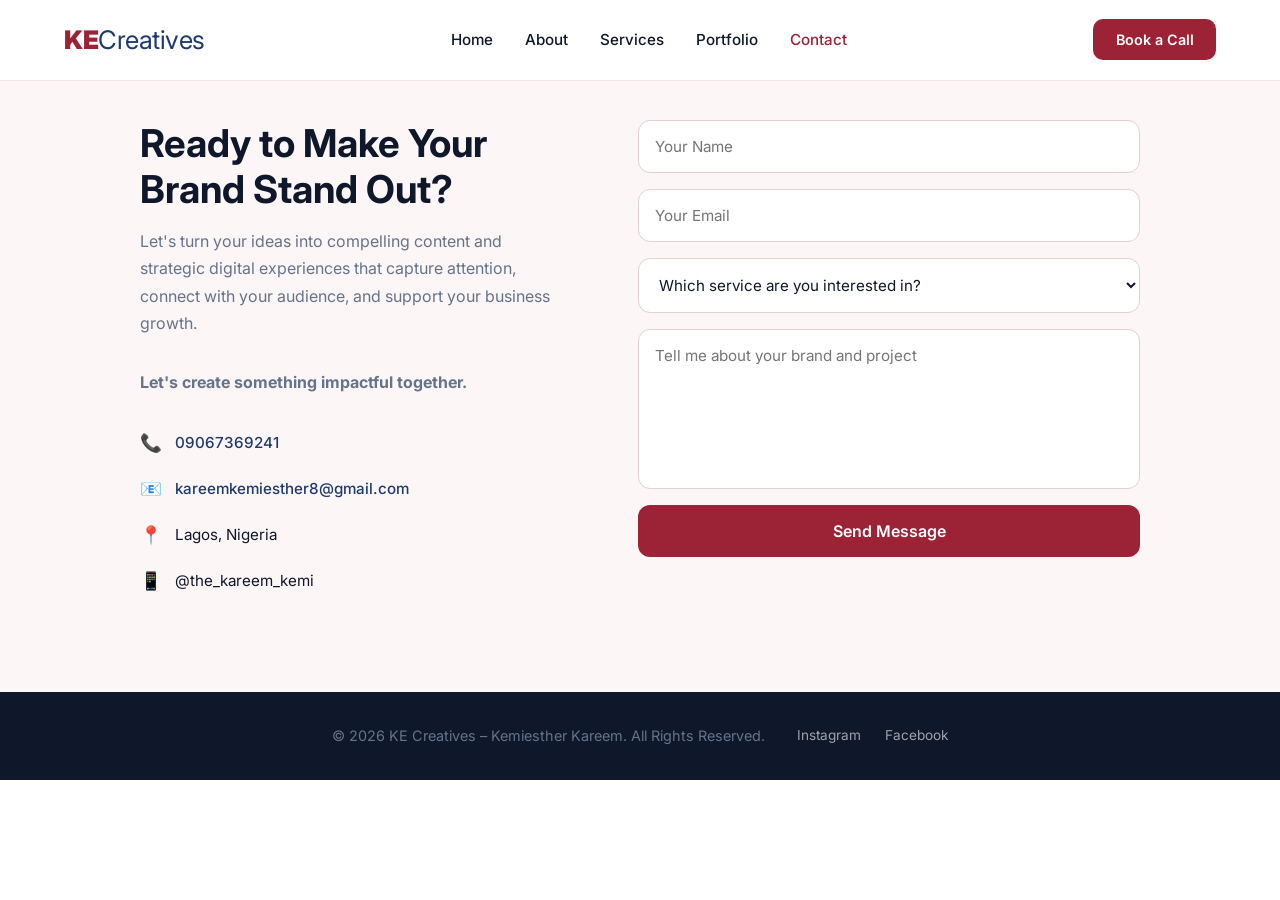
<file: contact.html>
<!DOCTYPE html>
<html lang="en">

<head>
    <meta charset="UTF-8">
    <meta name="viewport" content="width=device-width, initial-scale=1.0">
    <title>Contact – KE Creatives</title>
    <link rel="stylesheet" href="./ke-creatives.css">
</head>

<body>

    <!-- NAVBAR -->
    <nav>
        <div class="container nav-container">
            <div class="logo">KE<span>Creatives</span></div>
            <ul id="navLinks" class="sidebar">
                <li><a href="index.html">Home</a></li>
                <li><a href="about.html">About</a></li>
                <li><a href="services.html">Services</a></li>
                <li><a href="portfolio.html">Portfolio</a></li>
                <li><a href="contact.html" class="active">Contact</a></li>
            </ul>
            <div id="menuBtn">
                <button id="menuToggle">
                    <span></span>
                    <span></span>
                    <span></span>
                </button>
            </div>
            <div class="nav-actions">
                <a href="contact.html" class="nav-btn">Book a Call</a>
            </div>
        </div>
    </nav>

    <!-- CONTACT -->
    <section class="contact page-top" id="contact">
        <div class="contact-inner">
            <div class="contact-text">
                <h2>Ready to Make Your Brand Stand Out?</h2>
                <p>Let's turn your ideas into compelling content and strategic digital experiences that capture attention, connect with your audience, and support your business growth.
                </p>
                <p><b>Let's create something impactful together.</b></p>
                <div class="contact-details">
                    <div><span>📞</span> <a href="tel:09067369241">09067369241</a></div>
                    <div><span>📧</span> <a href="mailto:kareemkemiesther8@gmail.com">kareemkemiesther8@gmail.com</a>
                    </div>
                    <div><span>📍</span> Lagos, Nigeria</div>
                    <div><span>📱</span> @the_kareem_kemi</div>
                </div>
            </div>

            <form action="https://formsubmit.co/kareemkemiesther8@gmail.com" method="POST">
                <input type="text" name="name" placeholder="Your Name" required>
                <input type="email" name="email" placeholder="Your Email" required>
                <select name="service">
                    <option value="" disabled selected>Which service are you interested in?</option>
                    <option>Social Media Management</option>
                    <option>Video Editing</option>
                    <option>Graphic Design / Flyers</option>
                    <option>Logo & Brand Identity</option>
                    <option>Full Branding Package</option>
                    <option>Other / Not Sure Yet</option>
                </select>
                <textarea name="message" placeholder="Tell me about your brand and project" required></textarea>
                <input type="hidden" name="_subject" value="New Inquiry – KE Creatives Portfolio">
                <input type="hidden" name="_next" value="">
                <input type="hidden" name="_captcha" value="false">
                <button type="submit">Send Message</button>
                <input type="hidden" name="_next" value="https://YOUR-SITE.netlify.app/thank-you.html">
            </form>
        </div>
    </section>

    <footer>
        <p>© 2026 KE Creatives – Kemiesther Kareem. All Rights Reserved.</p>
        <div class="footer-links">
            <a href="https://instagram.com/the_kareem_kemi" target="_blank">Instagram</a>
            <a href="https://facebook.com/the_kareem_kemi" target="_blank">Facebook</a>
        </div>
    </footer>

    <script src="./ke-creatives.js"></script>
</body>

</html>
</file>
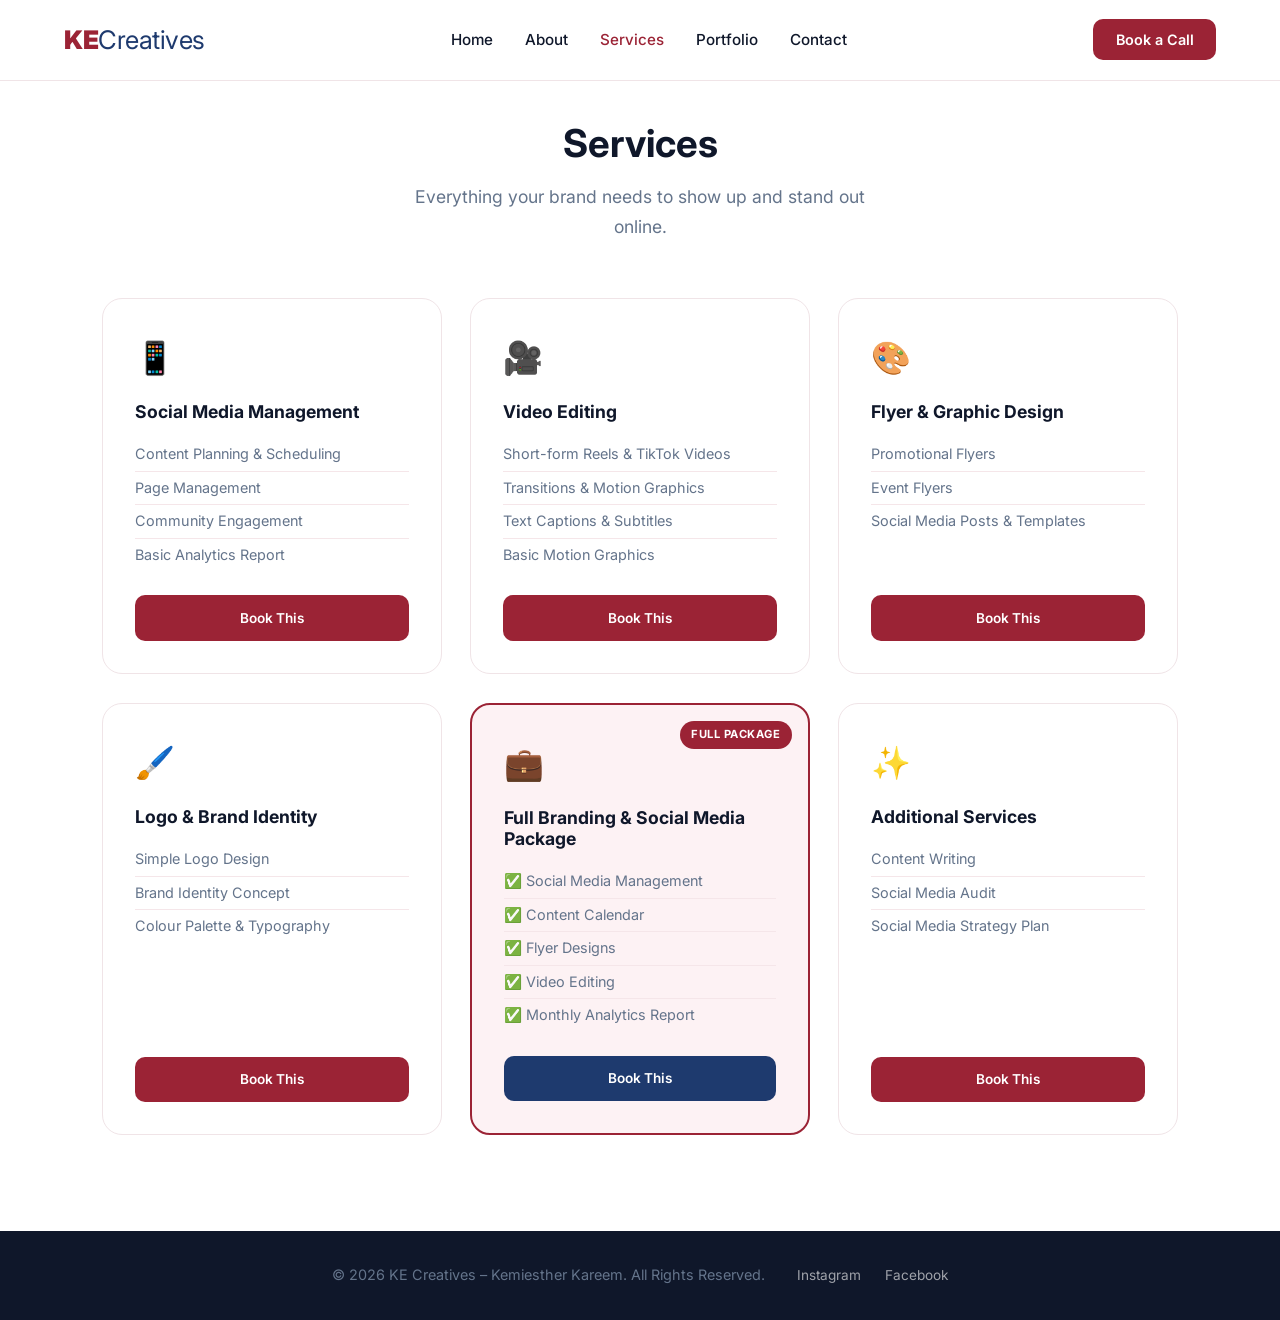
<file: services.html>
<!DOCTYPE html>
<html lang="en">
<head>
    <meta charset="UTF-8">
    <meta name="viewport" content="width=device-width, initial-scale=1.0">
    <title>Services – KE Creatives</title>
    <link rel="stylesheet" href="./ke-creatives.css">
</head>
<body>

    <!-- NAVBAR -->
    <nav>
        <div class="container nav-container">
            <div class="logo">KE<span>Creatives</span></div>
            <ul id="navLinks" class="sidebar">
                <li><a href="index.html">Home</a></li>
                <li><a href="about.html">About</a></li>
                <li><a href="services.html" class="active">Services</a></li>
                <li><a href="portfolio.html">Portfolio</a></li>
                <li><a href="contact.html">Contact</a></li>
            </ul>
            <div id="menuBtn">
                <button id="menuToggle">
                    <span></span>
                    <span></span>
                    <span></span>
                </button>
            </div>
            <div class="nav-actions">
                <a href="contact.html" class="nav-btn">Book a Call</a>
            </div>
        </div>
    </nav>

    <!-- SERVICES -->
    <section class="services page-top" id="services">
        <div class="section-header">
            <h2>Services </h2>
            <p>Everything your brand needs to show up and stand out online.</p>
        </div>

        <div class="services-grid">

            <div class="service-card">
                <div class="service-icon">📱</div>
                <h3>Social Media Management</h3>
                <ul>
                    <li>Content Planning & Scheduling</li>
                    <li>Page Management</li>
                    <li>Community Engagement</li>
                    <li>Basic Analytics Report</li>
                </ul>
                <a href="contact.html?service=Social Media Management" class="service-btn">Book This</a>
            </div>

            <div class="service-card">
                <div class="service-icon">🎥</div>
                <h3>Video Editing</h3>
                <ul>
                    <li>Short-form Reels & TikTok Videos</li>
                    <li>Transitions & Motion Graphics</li>
                    <li>Text Captions & Subtitles</li>
                    <li>Basic Motion Graphics</li>
                </ul>
                <a href="contact.html?service=Video Editing" class="service-btn">Book This</a>
            </div>

            <div class="service-card">
                <div class="service-icon">🎨</div>
                <h3>Flyer & Graphic Design</h3>
                <ul>
                    <li>Promotional Flyers</li>
                    <li>Event Flyers</li>
                    <li>Social Media Posts & Templates</li>
                </ul>
                <a href="contact.html?service=Graphic Design / Flyers" class="service-btn">Book This</a>
            </div>

            <div class="service-card">
                <div class="service-icon">🖌️</div>
                <h3>Logo & Brand Identity</h3>
                <ul>
                    <li>Simple Logo Design</li>
                    <li>Brand Identity Concept</li>
                    <li>Colour Palette & Typography</li>
                </ul>
                <a href="contact.html?service=Logo & Brand Identity" class="service-btn">Book This</a>
            </div>

            <div class="service-card featured">
                <div class="featured-badge">Full Package</div>
                <div class="service-icon">💼</div>
                <h3>Full Branding & Social Media Package</h3>
                <ul>
                    <li>✅ Social Media Management</li>
                    <li>✅ Content Calendar</li>
                    <li>✅ Flyer Designs</li>
                    <li>✅ Video Editing</li>
                    <li>✅ Monthly Analytics Report</li>
                </ul>
                <a href="contact.html?service=Full Branding Package" class="service-btn">Book This</a>
            </div>

            <div class="service-card">
                <div class="service-icon">✨</div>
                <h3>Additional Services</h3>
                <ul>
                    <li>Content Writing </li>
                    <li>Social Media Audit </li>
                    <li>Social Media Strategy Plan </li>
                </ul>
                <a href="contact.html?service=Other / Not Sure Yet" class="service-btn">Book This</a>
            </div>

        </div>
    </section>

    <footer>
        <p>© 2026 KE Creatives – Kemiesther Kareem. All Rights Reserved.</p>
        <div class="footer-links">
            <a href="https://instagram.com/the_kareem_kemi" target="_blank">Instagram</a>
            <a href="https://facebook.com/the_kareem_kemi" target="_blank">Facebook</a>
        </div>
    </footer>

    <script src="./ke-creatives.js"></script>
</body>
</html>
</file>
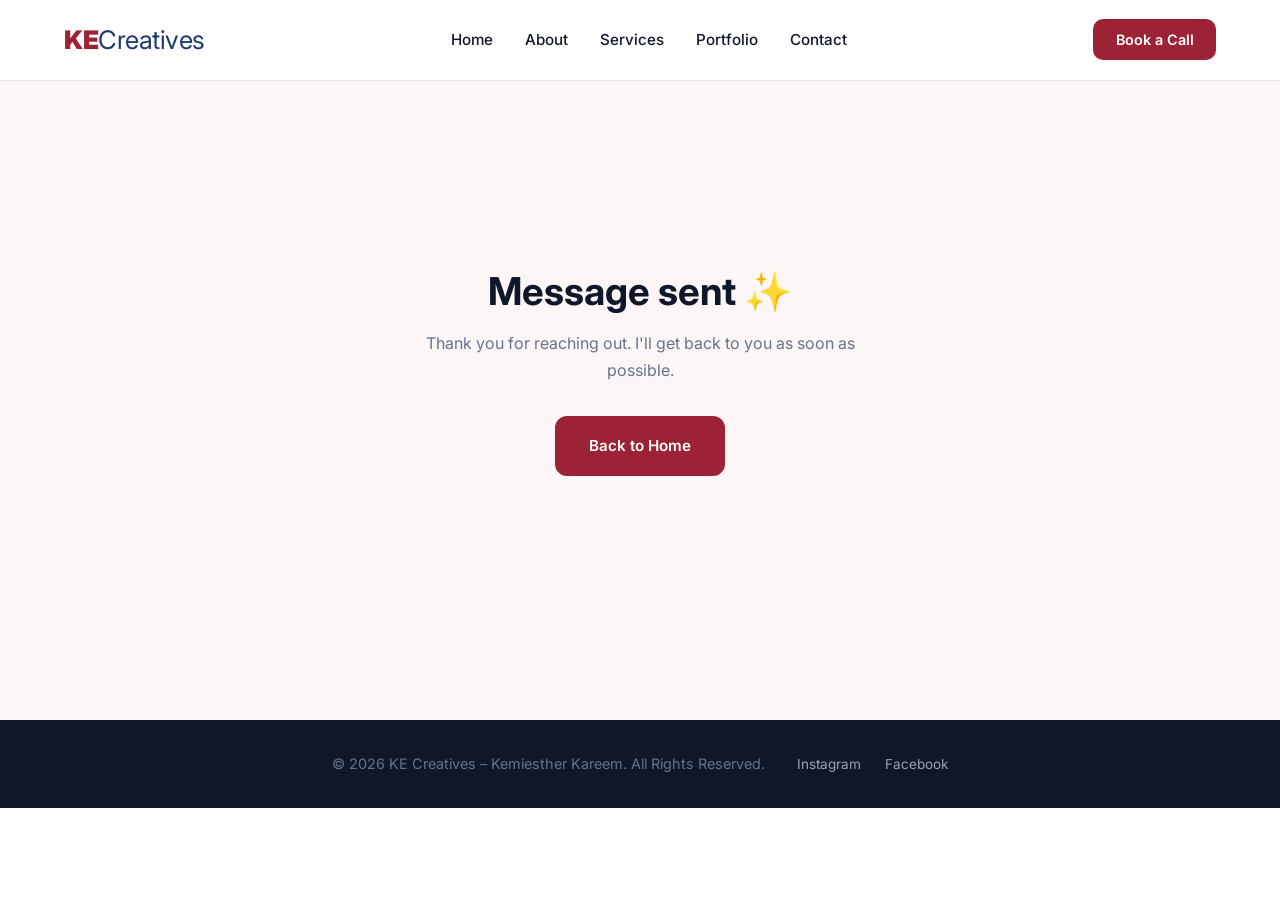
<file: thank-you.html>
<!DOCTYPE html>
<html lang="en">
<head>
    <meta charset="UTF-8">
    <meta name="viewport" content="width=device-width, initial-scale=1.0">
    <title>Thank You – KE Creatives</title>
    <link rel="stylesheet" href="./ke-creatives.css">
</head>
<body>

    <nav>
        <div class="container nav-container">
            <div class="logo">KE<span>Creatives</span></div>
            <ul id="navLinks" class="sidebar">
                <li><a href="index.html">Home</a></li>
                <li><a href="about.html">About</a></li>
                <li><a href="services.html">Services</a></li>
                <li><a href="portfolio.html">Portfolio</a></li>
                <li><a href="contact.html">Contact</a></li>
            </ul>
            <div id="menuBtn">
                <button id="menuToggle"><span></span><span></span><span></span></button>
            </div>
            <div class="nav-actions">
                <a href="contact.html" class="nav-btn">Book a Call</a>
            </div>
        </div>
    </nav>

    <section class="contact page-top" style="min-height: 80vh; display: flex; flex-direction: column; align-items: center; justify-content: center; text-align: center;">
        <h2>Message sent ✨</h2>
        <p style="max-width: 460px; margin-bottom: 2rem;">Thank you for reaching out. I'll get back to you as soon as possible.</p>
        <a href="index.html" class="btn-primary">Back to Home</a>
    </section>

    <footer>
        <p>© 2026 KE Creatives – Kemiesther Kareem. All Rights Reserved.</p>
        <div class="footer-links">
            <a href="https://instagram.com/the_kareem_kemi" target="_blank">Instagram</a>
            <a href="https://facebook.com/the_kareem_kemi" target="_blank">Facebook</a>
        </div>
    </footer>

    <script src="./ke-creatives.js"></script>
</body>
</html>
</file>
<file: ke-creatives.css>
@import url('https://fonts.googleapis.com/css2?family=Inter:wght@300;400;500;600;700;800;900&display=swap');


:root {
    --bg: #ffffff;
    --text: #0f172a;
    --muted: #64748b;
    --card: #f8fafc;

    /* Softened from pure dark red to a warm burgundy/rose */
    --primary: #9b2335;
    --primary-dark: #7a1928;
    --primary-light: #fdf2f4;
    --primary-mid: #c94057;

    /* Softened from deep blue to a rich navy/slate blue */
    --accent: #1e3a6e;
    --accent-mid: #2c5282;
    --accent-light: #ebf0fb;

    /* Blend: warm neutral with a rosy tint */
    --surface: #fdf6f7;
}


*, *::before, *::after {
    margin: 0;
    padding: 0;
    box-sizing: border-box;
    text-decoration: none;
    list-style: none;
}

html { scroll-behavior: smooth; }

body {
    font-family: 'Inter', sans-serif;
    background: var(--bg);
    color: var(--text);
    line-height: 1.7;
}

img { width: 100%; display: block; }
section { padding: 6rem 8%; }

h1, h2, h3, h4 { line-height: 1.2; }

h2 {
    font-size: 2.4rem;
    margin-bottom: 1rem;
}

p { color: var(--muted); }

.section-header {
    text-align: center;
    margin-bottom: 3.5rem;
}

.section-header p {
    font-size: 1.1rem;
    max-width: 500px;
    margin: auto;
}

/* =========================
   NAVBAR
========================= */
nav {
    width: 100%;
    position: fixed;
    top: 0;
    left: 0;
    background: rgba(255, 255, 255, 0.97);
    backdrop-filter: blur(12px);
    z-index: 1000;
    border-bottom: 1px solid #f0e4e7;
}

.nav-container {
    width: 90%;
    max-width: 1200px;
    margin: auto;
    height: 80px;
    display: flex;
    align-items: center;
    justify-content: space-between;
}

.logo {
    font-size: 1.6rem;
    font-weight: 900;
    color: var(--primary);
    letter-spacing: -0.5px;
}

.logo span {
    color: var(--accent);
    font-weight: 400;
}

nav ul {
    display: flex;
    gap: 2rem;
}

nav ul a {
    color: var(--text);
    font-weight: 500;
    font-size: 0.95rem;
    transition: color 0.3s;
}

nav ul a:hover,
nav ul a.active { color: var(--primary); }

/* First section on inner pages needs extra top space to clear the fixed navbar */
.page-top { padding-top: 120px; }

.nav-btn {
    background: var(--primary);
    color: white;
    padding: 0.75rem 1.4rem;
    border-radius: 10px;
    font-weight: 600;
    font-size: 0.9rem;
    transition: 0.3s;
}

.nav-btn:hover { background: var(--primary-dark); }

#menuBtn { display: none; }

#menuToggle {
    width: 40px;
    height: 40px;
    border: none;
    background: none;
    cursor: pointer;
    display: flex;
    flex-direction: column;
    justify-content: center;
    gap: 6px;
}

#menuToggle span {
    width: 28px;
    height: 3px;
    background: var(--text);
    border-radius: 10px;
    transition: all 0.3s ease;
}

#menuToggle.active span:nth-child(1) { transform: translateY(9px) rotate(45deg); }
#menuToggle.active span:nth-child(2) { opacity: 0; }
#menuToggle.active span:nth-child(3) { transform: translateY(-9px) rotate(-45deg); }

/* =========================
   HERO
========================= */
.hero {
    min-height: 100vh;
    display: grid;
    grid-template-columns: 1fr 1fr;
    gap: 4rem;
    align-items: center;
    padding-top: 120px;
    padding-left: 8%;
    padding-right: 8%;
}

.badge {
    display: inline-block;
    background: var(--primary-light);
    color: var(--primary);
    padding: 0.5rem 1rem;
    border-radius: 50px;
    font-size: 0.85rem;
    font-weight: 600;
    margin-bottom: 1.2rem;
}

.hero h1 {
    font-size: 3.6rem;
    margin-bottom: 1.2rem;
    color: var(--text);
    line-height: 1.1;
}

.hero h1 em {
    font-style: normal;
    color: var(--primary);
}

.hero-text > p {
    font-size: 1.1rem;
    max-width: 520px;
    margin-bottom: 1.5rem;
}

.hero-tags {
    display: flex;
    flex-wrap: wrap;
    gap: 0.5rem;
    margin-bottom: 2rem;
}

.hero-tags span {
    background: var(--accent-light);
    color: var(--accent);
    padding: 0.4rem 0.9rem;
    border-radius: 50px;
    font-size: 0.8rem;
    font-weight: 600;
}

.hero-btns {
    display: flex;
    gap: 1rem;
    margin-bottom: 2rem;
}

.btn-primary, .btn-secondary {
    padding: 0.95rem 2rem;
    border-radius: 12px;
    font-weight: 600;
    font-size: 0.95rem;
    transition: 0.3s;
    cursor: pointer;
}

.btn-primary {
    background: var(--primary);
    color: white;
    border: 2px solid var(--primary);
}

.btn-primary:hover { background: var(--primary-dark); border-color: var(--primary-dark); }

.btn-secondary {
    background: transparent;
    color: var(--accent);
    border: 2px solid var(--accent);
}

.btn-secondary:hover {
    background: var(--accent);
    color: white;
}

.social-links {
    display: flex;
    gap: 1.5rem;
}

.social-links a {
    color: var(--muted);
    font-size: 0.9rem;
    font-weight: 500;
    transition: color 0.3s;
}

.social-links a:hover { color: var(--primary); }

.hero-image {
    position: relative;
}

.hero-image img {
    border-radius: 30px;
    max-width: 480px;
    margin: auto;
    box-shadow: 0 30px 70px rgba(155, 35, 53, 0.15);
}

.hero-float {
    position: absolute;
    background: white;
    border-radius: 14px;
    padding: 0.8rem 1.2rem;
    box-shadow: 0 10px 30px rgba(0, 0, 0, 0.1);
    display: flex;
    flex-direction: column;
    align-items: center;
}

.hero-float strong {
    font-size: 1.3rem;
    font-weight: 800;
    color: var(--primary);
}

.hero-float span {
    font-size: 0.75rem;
    color: var(--muted);
    font-weight: 500;
}

.card-float-1 {
    bottom: 60px;
    left: -20px;
}

.card-float-2 {
    top: 60px;
    right: -10px;
}

/* =========================
   ABOUT
========================= */
.about {
    background: var(--surface);
}

.about-text h2 {
    text-align: left;
    margin-bottom: 1.2rem;
    color: var(--text);
}

.about-text p {
    margin-bottom: 1rem;
    font-size: 1.05rem;
}

.about-text strong { color: var(--primary); }

.about-cta {
    display: inline-block;
    margin-top: 1.8rem;
}

.about-inner {
    max-width: 1100px;
    margin: auto;
    display: grid;
    grid-template-columns: 5fr 7fr;
    gap: 4.5rem;
    align-items: start;
}

/* ---- Photo ---- */
.about-photo {
    position: sticky;
    top: 110px;
    width: 100%;
    max-width: 440px;
    margin: auto;
}

.photo-frame {
    position: relative;
    isolation: isolate;
}

.photo-frame::before {
    content: "";
    position: absolute;
    inset: 18px -18px -18px 18px;
    border: 2px solid var(--primary);
    border-radius: 30px;
    z-index: -1;
}

.photo-frame::after {
    content: "";
    position: absolute;
    width: 150px;
    height: 150px;
    top: -28px;
    left: -28px;
    background: var(--accent-light);
    border-radius: 50%;
    z-index: -2;
}

.photo-frame img {
    aspect-ratio: 4 / 5;
    object-fit: cover;
    border-radius: 30px;
    box-shadow: 0 30px 70px rgba(155, 35, 53, 0.18);
}

.photo-badge {
    position: absolute;
    bottom: -22px;
    left: -20px;
    background: white;
    padding: 0.9rem 1.3rem;
    border-radius: 16px;
    box-shadow: 0 12px 35px rgba(0, 0, 0, 0.12);
    display: flex;
    flex-direction: column;
    border-left: 4px solid var(--primary);
}

.photo-badge strong {
    font-size: 0.95rem;
    color: var(--text);
}

.photo-badge span {
    font-size: 0.78rem;
    color: var(--muted);
    font-weight: 500;
}

/* ---- Stats band ---- */
.about-stats {
    max-width: 1100px;
    margin: 5rem auto 0;
    padding: 2rem;
    display: grid;
    grid-template-columns: repeat(4, 1fr);
    gap: 1.2rem;
    background: var(--accent);
    border-radius: 28px;
}

.stat-box {
    text-align: center;
    padding: 1.6rem 1rem;
    background: rgba(255, 255, 255, 0.07);
    border: 1px solid rgba(255, 255, 255, 0.12);
    border-radius: 18px;
}

.stat-box h3 {
    font-size: 2.4rem;
    font-weight: 800;
    color: white;
    margin-bottom: 0.25rem;
}

.stat-box p {
    font-size: 0.9rem;
    color: rgba(255, 255, 255, 0.75);
}

/* =========================
   SERVICES
========================= */
.services-grid {
    max-width: 1100px;
    margin: auto;
    display: grid;
    grid-template-columns: repeat(3, 1fr);
    gap: 1.8rem;
}

.service-card {
    background: white;
    border-radius: 20px;
    padding: 2rem;
    border: 1px solid #f0e4e7;
    transition: 0.3s;
    position: relative;
    overflow: hidden;
}

.service-card:hover {
    transform: translateY(-8px);
    box-shadow: 0 20px 50px rgba(155, 35, 53, 0.12);
    border-color: var(--primary-mid);
}

.service-card.featured {
    border: 2px solid var(--primary);
    background: var(--primary-light);
}

.featured-badge {
    position: absolute;
    top: 1rem;
    right: 1rem;
    background: var(--primary);
    color: white;
    font-size: 0.7rem;
    font-weight: 700;
    padding: 0.3rem 0.7rem;
    border-radius: 50px;
    text-transform: uppercase;
    letter-spacing: 0.5px;
}

.service-icon {
    font-size: 2rem;
    margin-bottom: 1rem;
}

.service-card h3 {
    font-size: 1.1rem;
    font-weight: 700;
    color: var(--text);
    margin-bottom: 1rem;
}

.service-card ul {
    margin-bottom: 1.5rem;
}

.service-card ul li {
    color: var(--muted);
    font-size: 0.9rem;
    padding: 0.25rem 0;
    border-bottom: 1px solid #f5e6e9;
}

.service-card ul li:last-child { border-bottom: none; }

/* Make cards equal-height so the button sits at the bottom */
.service-card {
    display: flex;
    flex-direction: column;
}

.service-card ul { flex: 1; }

.service-btn {
    margin-top: auto;
    display: inline-block;
    text-align: center;
    background: var(--primary);
    color: white;
    padding: 0.7rem 1.2rem;
    border-radius: 10px;
    font-weight: 600;
    font-size: 0.85rem;
    transition: background 0.3s;
}

.service-btn:hover { background: var(--primary-dark); }

.service-card.featured .service-btn { background: var(--accent); }
.service-card.featured .service-btn:hover { background: var(--accent-mid); }

/* =========================
   PORTFOLIO
========================= */
.portfolio { background: var(--surface); }

.filter-tabs {
    display: flex;
    justify-content: center;
    gap: 0.75rem;
    margin-bottom: 3rem;
    flex-wrap: wrap;
}

.filter-btn {
    padding: 0.6rem 1.4rem;
    border-radius: 50px;
    border: 2px solid #e2d0d3;
    background: white;
    color: var(--muted);
    font-weight: 600;
    font-size: 0.85rem;
    cursor: pointer;
    transition: 0.3s;
}

.filter-btn:hover, .filter-btn.active {
    background: var(--primary);
    border-color: var(--primary);
    color: white;
}

.portfolio-grid {
    max-width: 1100px;
    margin: auto;
    display: grid;
    grid-template-columns: repeat(3, 1fr);
    gap: 2rem;
}

.portfolio-card {
    background: white;
    border-radius: 20px;
    overflow: hidden;
    border: 1px solid #f0e4e7;
    transition: 0.3s;
}

.portfolio-card:hover {
    transform: translateY(-8px);
    box-shadow: 0 20px 50px rgba(155, 35, 53, 0.12);
}

.portfolio-card.hidden {
    display: none;
}

.portfolio-card img {
    height: 220px;
    object-fit: cover;
    width: 100%;
}

.video-wrapper {
    position: relative;
    height: 220px;
    overflow: hidden;
}

.video-wrapper video {
    width: 100%;
    height: 100%;
    object-fit: cover;
}
.portfolio-info {
    padding: 1.5rem;
}

.portfolio-tag {
    display: inline-block;
    background: var(--primary-light);
    color: var(--primary);
    font-size: 0.72rem;
    font-weight: 700;
    padding: 0.25rem 0.7rem;
    border-radius: 50px;
    text-transform: uppercase;
    letter-spacing: 0.5px;
    margin-bottom: 0.75rem;
}

.portfolio-tag.tag-design {
    background: var(--accent-light);
    color: var(--accent);
}

.portfolio-tag.tag-video {
    background: #f0fdf4;
    color: #166534;
}

.portfolio-info h3 {
    font-size: 1rem;
    font-weight: 700;
    color: var(--text);
    margin-bottom: 0.5rem;
}

.portfolio-info p {
    font-size: 0.875rem;
    margin-bottom: 1rem;
}

.portfolio-results {
    display: flex;
    gap: 0.75rem;
    flex-wrap: wrap;
}

.portfolio-results span {
    font-size: 0.78rem;
    background: var(--card);
    color: var(--muted);
    padding: 0.3rem 0.7rem;
    border-radius: 50px;
    font-weight: 500;
}

/* =========================
   TESTIMONIALS
========================= */
.testimonials-grid {
    max-width: 1100px;
    margin: auto;
    column-count: 3;
    column-gap: 1.5rem;
}

.shot {
    break-inside: avoid;
    margin-bottom: 1.5rem;
    background: white;
    border: 1px solid #f0e4e7;
    border-radius: 20px;
    padding: 0.75rem;
    transition: box-shadow 0.3s;
}

.shot:hover {
    box-shadow: 0 15px 40px rgba(155, 35, 53, 0.12);
}

.shot img {
    width: 100%;
    height: auto;
    min-height: 240px;
    object-fit: cover;
    border-radius: 14px;
    background: var(--primary-light);
    cursor: zoom-in;
}

.shot figcaption {
    padding: 0.75rem 0.5rem 0.25rem;
    font-size: 0.85rem;
    font-weight: 600;
    color: var(--text);
}

/* =========================
   CONTACT
========================= */
.contact { background: var(--surface); }

.contact-inner {
    max-width: 1000px;
    margin: auto;
    display: grid;
    grid-template-columns: 1fr 1.2fr;
    gap: 5rem;
    align-items: start;
}

.contact-text h2 {
    text-align: left;
    margin-bottom: 1rem;
    color: var(--text);
}

.contact-text > p {
    font-size: 1rem;
    margin-bottom: 2rem;
}

.contact-details {
    display: flex;
    flex-direction: column;
    gap: 1rem;
}

.contact-details div {
    display: flex;
    align-items: center;
    gap: 0.8rem;
    font-size: 0.95rem;
}

.contact-details span {
    font-size: 1.1rem;
}

.contact-details a {
    color: var(--accent);
    font-weight: 500;
    transition: color 0.3s;
}

.contact-details a:hover { color: var(--primary); }

form {
    display: flex;
    flex-direction: column;
    gap: 1rem;
}

input, textarea, select {
    width: 100%;
    padding: 1rem;
    border: 1.5px solid #e2d0d3;
    border-radius: 12px;
    outline: none;
    font-size: 0.95rem;
    font-family: 'Inter', sans-serif;
    background: white;
    color: var(--text);
    transition: border-color 0.3s;
}

input:focus, textarea:focus, select:focus {
    border-color: var(--primary);
}

textarea {
    min-height: 160px;
    resize: none;
}

form button {
    background: var(--primary);
    color: white;
    border: none;
    padding: 1rem;
    border-radius: 12px;
    cursor: pointer;
    font-size: 1rem;
    font-weight: 600;
    font-family: 'Inter', sans-serif;
    transition: 0.3s;
}

form button:hover { background: var(--primary-dark); }

/* =========================
   FOOTER
========================= */
footer {
    text-align: center;
    padding: 2rem;
    background: var(--text);
    color: rgba(255, 255, 255, 0.8);
    display: flex;
    justify-content: center;
    align-items: center;
    gap: 2rem;
    flex-wrap: wrap;
    font-size: 0.9rem;
}

.footer-links {
    display: flex;
    gap: 1.5rem;
}

.footer-links a {
    color: rgba(255, 255, 255, 0.6);
    font-size: 0.85rem;
    transition: color 0.3s;
}

.footer-links a:hover { color: var(--primary-mid); }

/* =========================
   RESPONSIVE
========================= */
@media (max-width: 992px) {

    .hero {
        grid-template-columns: 1fr;
        text-align: center;
        padding-top: 120px;
    }

    .hero-text > p, .hero-btns, .social-links, .hero-tags {
        justify-content: center;
    }

    .hero-image img { max-width: 380px; }

    .about-inner {
        grid-template-columns: 1fr;
        gap: 3rem;
    }

    .about-text h2 { text-align: center; }
    .about-photo { position: static; max-width: 380px; }
    .about-stats { grid-template-columns: repeat(2, 1fr); }

    .services-grid {
        grid-template-columns: repeat(2, 1fr);
    }

    .portfolio-grid {
        grid-template-columns: repeat(2, 1fr);
    }

    .testimonials-grid { column-count: 2; }

    .contact-inner {
        grid-template-columns: 1fr;
        gap: 3rem;
    }

    .contact-text h2 { text-align: center; }
    .contact-details { align-items: center; }
}

@media (max-width: 768px) {

    nav ul {
        position: absolute;
        top: 80px;
        left: 0;
        width: 100%;
        background: white;
        flex-direction: column;
        opacity: 0;
        visibility: hidden;
        transition: all 0.35s ease;
        box-shadow: 0 10px 30px rgba(0, 0, 0, 0.08);
        padding: 0.5rem 0;
    }

    nav ul.active {
        opacity: 1;
        visibility: visible;
    }

    nav ul li { width: 100%; text-align: center; }
    nav ul li a { display: block; padding: 1rem; }

    #menuBtn { display: block; }
    .nav-actions { display: none; }

    .hero h1 { font-size: 2.5rem; }
    .hero-btns{ flex-direction: column;}
    .card-float-1, .card-float-2 { display: none; }
    .about-stats { grid-template-columns: repeat(2, 1fr); padding: 1.2rem; gap: 0.8rem; margin-top: 4rem; }
    .stat-box { padding: 1.2rem 0.5rem; }
    .stat-box h3 { font-size: 1.8rem; }
    .photo-frame::before { inset: 12px -12px -12px 12px; }
    .photo-badge { left: 10px; bottom: -18px; }

    .about-inner {
        gap: 2rem;
    }

    .services-grid,
    .portfolio-grid,
    .testimonials-grid { column-count: 1; }

    h2 { font-size: 2rem; }
    section { padding: 5rem 6%; }
}

/* =========================
   LIGHTBOX
========================= */
.lightbox {
    position: fixed;
    inset: 0;
    z-index: 2000;
    display: flex;
    align-items: center;
    justify-content: center;
    opacity: 0;
    visibility: hidden;
    transition: opacity 0.3s ease, visibility 0.3s ease;
}

.lightbox.open {
    opacity: 1;
    visibility: visible;
}

.lightbox-backdrop {
    position: absolute;
    inset: 0;
    background: rgba(10, 10, 20, 0.88);
    cursor: pointer;
}

.lightbox-content {
    position: relative;
    z-index: 1;
    max-width: 90vw;
    max-height: 90vh;
    display: flex;
    flex-direction: column;
    align-items: center;
    gap: 1rem;
}

.lightbox-content img {
    max-width: 100%;
    max-height: 80vh;
    width: auto;
    border-radius: 16px;
    object-fit: contain;
    box-shadow: 0 30px 80px rgba(0, 0, 0, 0.5);
}

.lightbox-caption {
    color: rgba(255, 255, 255, 0.8);
    font-size: 0.95rem;
    font-weight: 500;
    text-align: center;
}

.lightbox-close {
    position: fixed;
    top: 1.5rem;
    right: 1.5rem;
    background: rgba(255, 255, 255, 0.12);
    border: 1.5px solid rgba(255, 255, 255, 0.25);
    color: white;
    width: 44px;
    height: 44px;
    border-radius: 50%;
    font-size: 1.1rem;
    cursor: pointer;
    display: flex;
    align-items: center;
    justify-content: center;
    transition: background 0.2s;
    z-index: 2;
}

.lightbox-close:hover {
    background: rgba(255, 255, 255, 0.25);
}

.lightbox-trigger {
    cursor: zoom-in;
}
#lightboxVideo {
    display: none;
    max-width: 100%;
    max-height: 80vh;
    border-radius: 16px;
    box-shadow: 0 30px 80px rgba(0, 0, 0, 0.5);
}

#lightboxImg {
    display: none;
}
</file>
